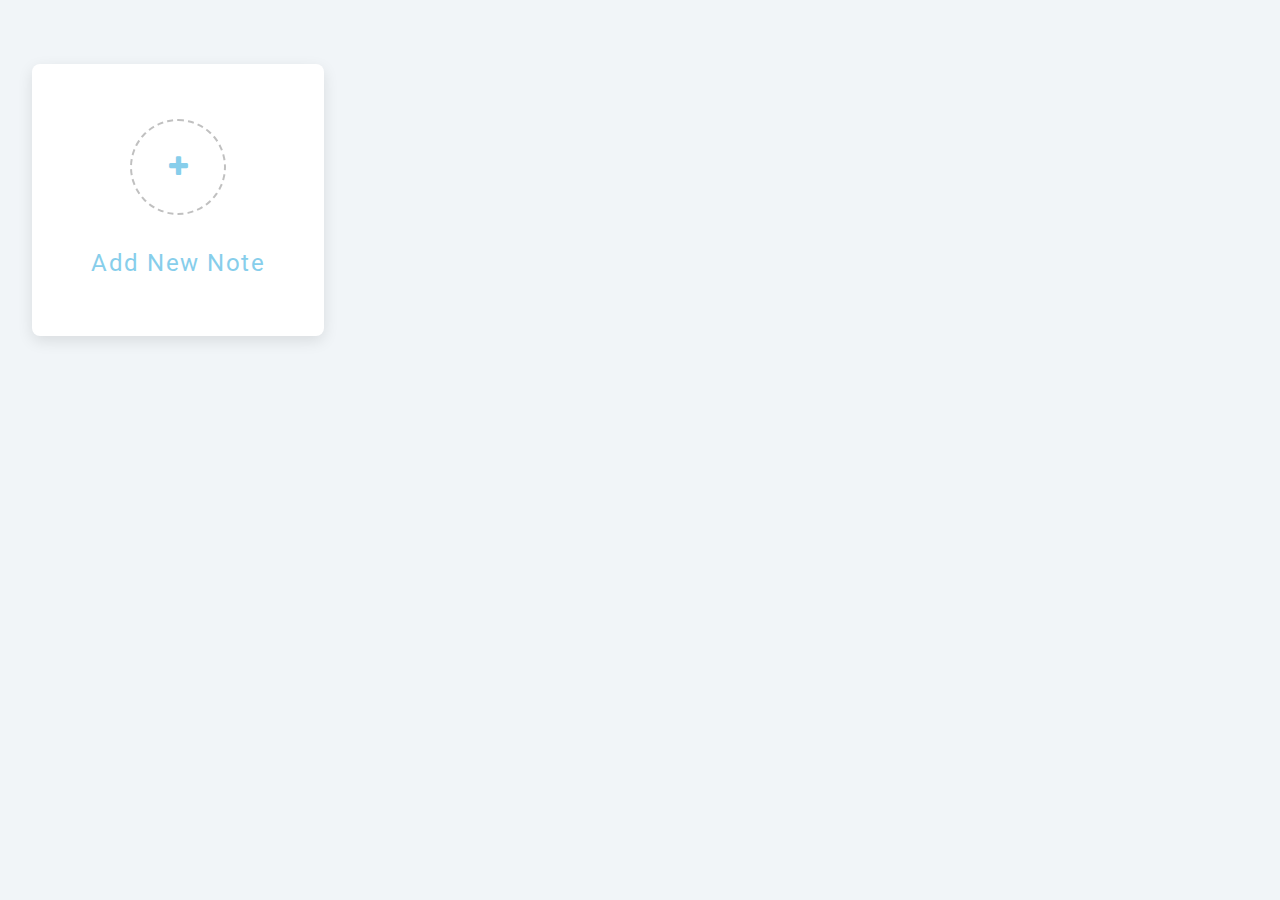
<file: 1_ notes-app/index.html>
<!DOCTYPE html>
<html lang="en">

<head>
    <meta charset="UTF-8" />
    <meta http-equiv="X-UA-Compatible" content="IE=edge" />
    <meta name="viewport" content="width=device-width, initial-scale=1.0" />
    <title>Notes App</title>
    <link rel="stylesheet" href="css/style.css" />
    <link rel="stylesheet" href="css/font-awesome.min.css" />
</head>

<body>
    <section class="section-center">
        <p class="alert"></p>
        <div class="note-list">
            <article class="note-item">
                <div class="btn-container">
                    <button class="open-modal-btn">
              <i class="fa fa-plus"></i>
            </button>
                    <p class="text">add new note</p>
                </div>
            </article>
            <!-- <article class="note-item grid-3-row">
                <h3 class="title">this is title</h3>
                <p class="description">Lorem ipsum dolor sit amet consectetur adipisicing elit. Minus, nemo.</p>
                <div class="info">
                    <p class="date">april 3, 2022</p>
                    <div class="more-option">
                        <button class="more-option-btn">
                            <i class="fa fa-ellipsis-h"></i>
                        </button>
                        <ul class="options">
                            <li class="edit">
                                <button class="edit-btn">
                                    <i class="fa fa-pencil"></i>
                                </button>
                            </li>
                            <li class="delete">
                                <button class="delete-btn">
                                    <i class="fa fa-trash"></i>
                                </button>
                            </li>
                        </ul>
                    </div>
                </div>
            </article> -->
        </div>
        <div class="note-overlay">
            <form class="note-form">
                <div class="form-header">
                    <h2 class="form-title">add new note</h2>
                    <button class="close">
              <i class="fa fa-times"></i>
            </button>
                </div>
                <div class="form-content">
                    <div class="add-title">
                        <p>title</p>
                        <input type="text" id="title-input" placeholder="title..." />
                    </div>
                    <div class="add-desc">
                        <p>description</p>
                        <textarea id="desc-input" placeholder="description..." cols="30" rows="10"></textarea>
                    </div>
                </div>
                <button type="submit" class="add-note-btn">add note</button>
            </form>
        </div>
    </section>

    <script src="js/app.js"></script>
</body>

</html>
</file>
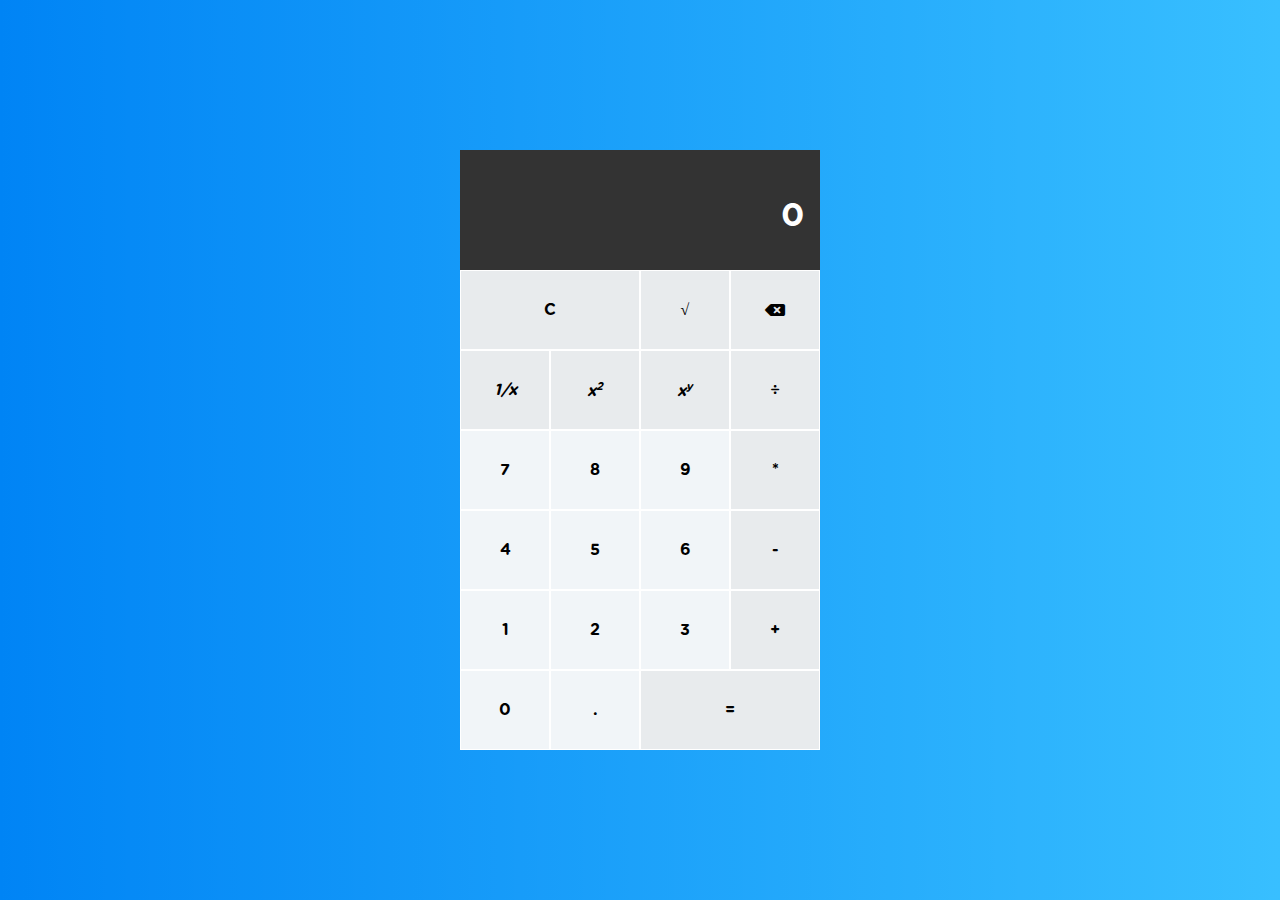
<file: 2_ calculator/index.html>
<!DOCTYPE html>
<html lang="en">

<head>
    <meta charset="UTF-8" />
    <meta http-equiv="X-UA-Compatible" content="IE=edge" />
    <meta name="viewport" content="width=device-width, initial-scale=1.0" />
    <title>Calculator</title>
    <link rel="stylesheet" href="css/style.css" />
    <link rel="stylesheet" href="https://cdnjs.cloudflare.com/ajax/libs/font-awesome/5.15.4/css/all.min.css" />
</head>

<body>
    <div class="calculator">
        <div class="input">
            <p class="previous"></p>
            <p class="current">0</p>
        </div>
        <span id="clear" class="span-2">C</span>
        <span id="root">√</span>
        <span id="backspace"><i class="fa fa-backspace"></i></span>
        <span id="fractional"><i>1/x</i></span>
        <span id="square"><i
          >x<sup><small>2</small></sup></i
        ></span
      >
      <span id="pow" data-operation="^"
        ><i
          >x<sup><small>y</small></sup></i
        ></span
      >
      <span id="divide" data-operation="÷">÷</span>
        <span class="btn-number" data-input="7">7</span>
        <span class="btn-number" data-input="8">8</span>
        <span class="btn-number" data-input="9">9</span>
        <span id="multiply" data-operation="*">*</span>
        <span class="btn-number" data-input="4">4</span>
        <span class="btn-number" data-input="5">5</span>
        <span class="btn-number" data-input="6">6</span>
        <span id="minus" data-operation="-">-</span>
        <span class="btn-number" data-input="1">1</span>
        <span class="btn-number" data-input="2">2</span>
        <span class="btn-number" data-input="3">3</span>
        <span id="plus" data-operation="+">+</span>
        <span class="btn-number" data-input="0">0</span>
        <span class="btn-number" data-input=".">.</span>
        <span id="equal" class="span-2">=</span>
    </div>

    <script src="js/app.js"></script>
</body>

</html>
</file>
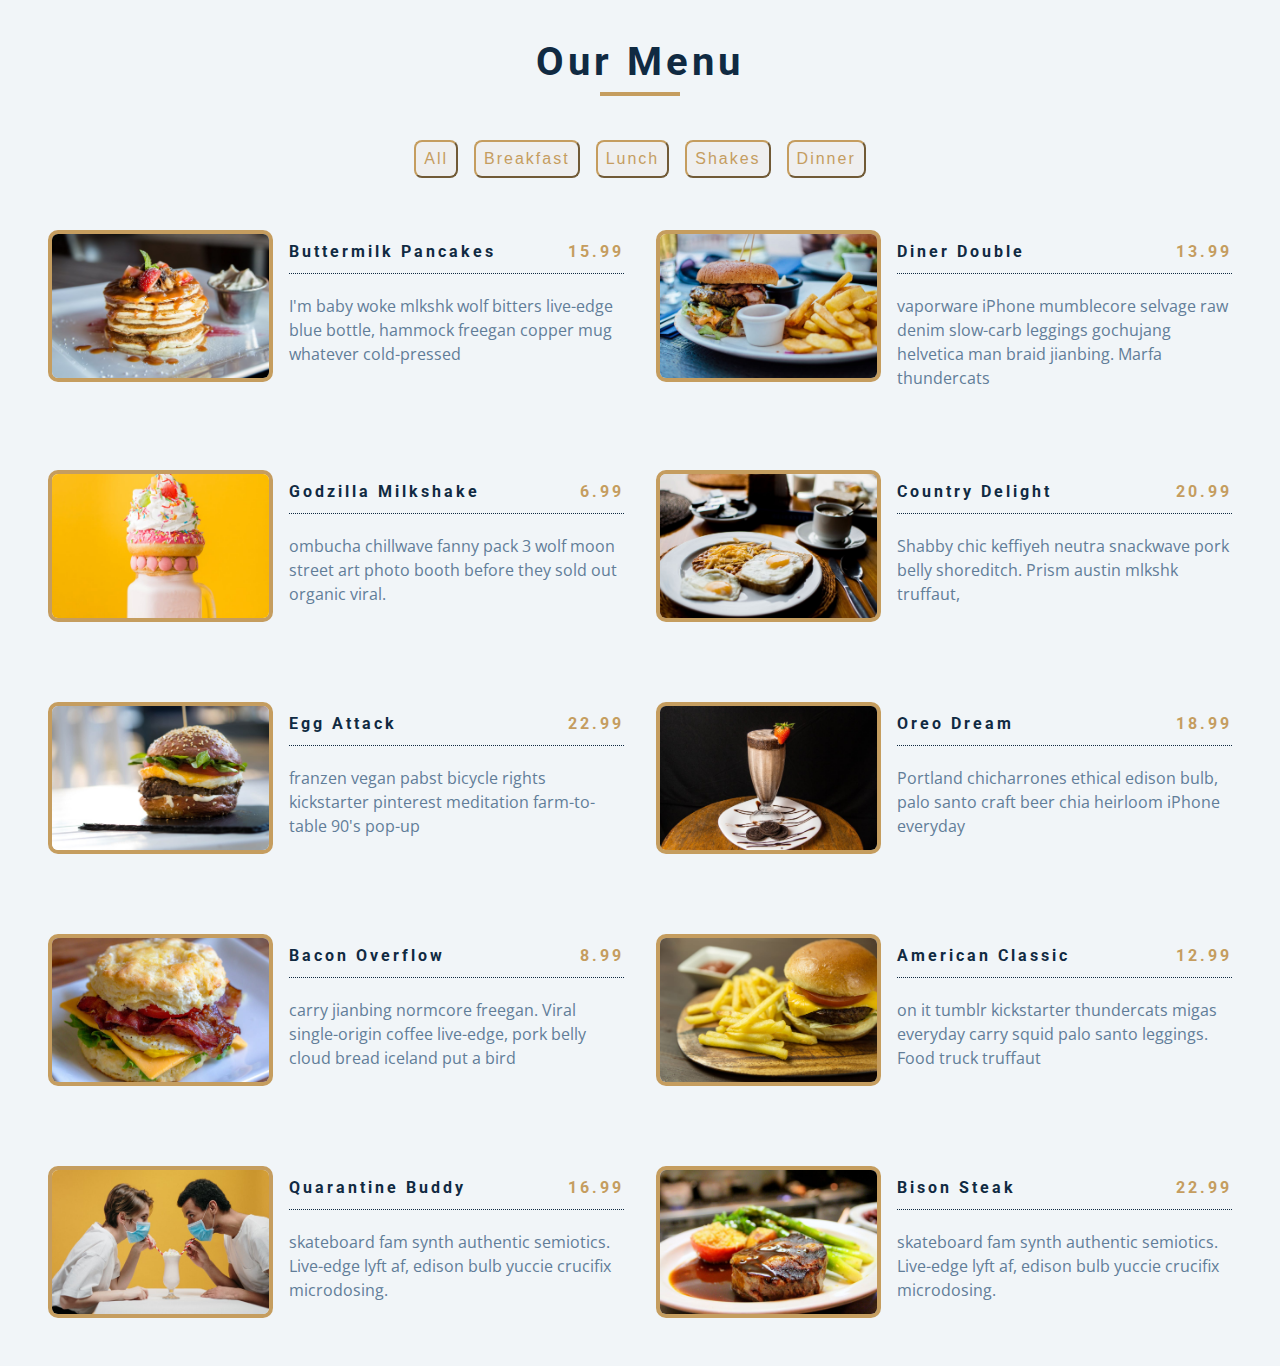
<file: 3_ coffee-shop-menu/index.html>
<!DOCTYPE html>
<html lang="en">

<head>
    <meta charset="UTF-8" />
    <meta http-equiv="X-UA-Compatible" content="IE=edge" />
    <meta name="viewport" content="width=device-width, initial-scale=1.0" />
    <title>Coffe Shop Menu</title>
    <link rel="stylesheet" href="css/style.css" />
    <link rel="stylesheet" href="css/mediaqueries.css" />
</head>

<body>
    <section class="menu">
        <div class="title">
            <h2>our menu</h2>
            <div class="underline"></div>
        </div>
        <div class="btn-container"></div>
        <div class="section-center"></div>
    </section>
    <script src="js/app.js"></script>
</body>

</html>
</file>
<file: 1_ notes-app/css/style.css>
@import url("https://fonts.googleapis.com/css?family=Open+Sans|Roboto:400,700&display=swap");
* {
    margin: 0;
    padding: 0;
    box-sizing: border-box;
}

body {
    background-color: #f1f5f8;
}

.section-center {
    max-width: 720px;
    padding: 2rem;
    margin: 0 auto;
    margin-top: 2rem;
}

.note-item {
    width: 100%;
    max-width: 22rem;
    height: 17rem;
    background-color: #ffff;
    margin: 0 auto;
    padding: 1.5rem;
    margin-bottom: 2rem;
    border-radius: 8px;
    box-shadow: 0 5px 15px rgb(0 0 0 / 10%);
}

.grid-3-row {
    display: grid;
    grid-template-rows: 40px 150px 33px;
}

.btn-container {
    height: 100%;
    display: flex;
    flex-direction: column;
    justify-content: space-evenly;
    align-items: center;
}

.open-modal-btn {
    width: 6rem;
    height: 6rem;
    border: 2px dashed #c0c0c0;
    background-color: transparent;
    border-radius: 50%;
    font-size: 1.25rem;
    color: #87ceeb;
    cursor: pointer;
}

.text {
    font-family: "Roboto", sans-serif;
    font-size: 1.25rem;
    text-transform: capitalize;
    letter-spacing: 1.5px;
    color: #87ceeb;
    text-align: center;
    line-height: 1.5;
}

.title {
    color: #244040;
    font-family: "Roboto", sans-serif;
    font-size: 1.25rem;
    font-weight: 700;
    text-transform: capitalize;
    letter-spacing: 2px;
}

.description {
    color: #808080;
    font-family: "Roboto", sans-serif;
    font-size: 0.9rem;
    line-height: 1.25;
    overflow-wrap: anywhere;
    overflow-x: overlay;
}

.info {
    display: flex;
    justify-content: space-between;
    border-top: 1px solid #c0c0c0;
    padding-top: 0.75rem;
}

.date {
    font-family: Arial;
    text-transform: capitalize;
    letter-spacing: 3px;
    color: #808080;
}

.more-option-btn {
    background-color: transparent;
    border: 0;
    font-size: 1.25rem;
    cursor: pointer;
    color: #808080;
    transition: all 0.3s linear;
}

.more-option-btn:hover {
    color: #244040;
    transform: rotate(90deg);
}

.more-option {
    position: relative;
}

.options {
    position: absolute;
    top: -4.25rem;
    right: 0rem;
    width: 5.5rem;
    height: 4rem;
    display: grid;
    place-items: center;
    background-color: #fff;
    box-shadow: 0 5px 15px rgb(0 0 0 / 10%);
    list-style: none;
    visibility: hidden;
}

.show-options {
    visibility: visible;
}

.options li {
    width: 100%;
    padding: 0 0.75rem;
}

.options li button {
    width: 100%;
    display: flex;
    background-color: transparent;
    border: 0;
    cursor: pointer;
    font-size: 0.87rem;
}

.options li span {
    text-transform: capitalize;
    font-family: "Roboto", sans-serif;
    font-size: 13px;
    font-weight: 700;
    margin-left: 10px;
    color: #244040;
    letter-spacing: 1.25px;
}

.edit-btn {
    color: #105a21;
}

.delete-btn {
    color: #ff0018;
}

.note-overlay {
    position: fixed;
    width: 100%;
    height: 100%;
    top: 0;
    left: 0;
    background-color: rgb(0 150 136 / 10%);
    display: grid;
    place-items: center;
    visibility: hidden;
}

.show-modal {
    visibility: visible;
}

.note-form {
    display: grid;
    width: 50vw;
    max-width: 22rem;
    background: #fff;
    border-radius: 8px;
    padding: 2rem;
    box-shadow: 0 5px 15px rgb(0 0 0 / 10%);
}

.form-header {
    display: flex;
    justify-content: space-between;
    border-bottom: 1px solid #dcdcdc;
    padding-bottom: 1rem;
}

.close {
    background-color: transparent;
    border: 0;
    color: red;
    font-size: 1.25rem;
    cursor: pointer;
}

.form-title {
    font-family: "Roboto", sans-serif;
    font-size: 1.25rem;
    text-transform: capitalize;
    letter-spacing: 2px;
    color: #244040;
}

.form-content {
    margin: 1rem 0;
}

.add-title p,
.add-desc p {
    font-family: "Roboto", sans-serif;
    font-size: 1rem;
    text-transform: capitalize;
    letter-spacing: 1px;
    margin-bottom: 0.35rem;
    color: #696969;
    font-weight: 700;
}

#title-input,
#desc-input {
    width: 100%;
    padding: 0.75rem;
    margin-bottom: 1rem;
    font-family: "Open Sans", sans-serif;
    font-size: 0.87rem;
    font-weight: 700;
    border: 1px solid #c0c0c0;
    border-radius: 5px;
    letter-spacing: 1.5px;
}

#title-input:focus,
#desc-input:focus {
    outline: 0;
    border: 1px solid #20b2aa;
}

.add-note-btn {
    background-color: #009688;
    color: #ffff;
    border: 0;
    padding: 1rem;
    border-radius: 6px;
    cursor: pointer;
    font-family: "Roboto", sans-serif;
    font-size: 1rem;
    text-transform: uppercase;
    letter-spacing: 3px;
    font-weight: 700;
}

.alert {
    position: fixed;
    top: 1rem;
    left: 4rem;
    width: 50vw;
    max-width: 22rem;
    text-align: center;
    padding: 0.5rem 0;
    border-radius: 4px;
    font-family: "Roboto", sans-serif;
    font-size: 12px;
    text-transform: capitalize;
    letter-spacing: 3px;
    line-height: 1.5;
    z-index: 10;
}

.alert-danger {
    color: #721c24;
    background: #f8d7da;
}

.alert-success {
    color: #155724;
    background: #d4edda;
}

@media (min-width: 768px) {
    .section-center {
        max-width: 960px;
    }
    .note-list {
        display: grid;
        grid-template-columns: 1fr 1fr;
        gap: 1rem;
    }
    .note-item {
        margin-bottom: 1rem;
    }
}

@media (min-width: 992px) {
    .section-center {
        max-width: 1140px;
    }
    .open-modal-btn,
    .text {
        font-size: 1.5rem;
    }
    .note-list {
        display: grid;
        grid-template-columns: repeat(3, 1fr);
    }
    .note-item {
        margin-bottom: 0;
    }
    .title,
    .description {
        font-size: 1.5rem;
    }
}

@media (min-width: 1200px) {
    .section-center {
        max-width: 1320px;
    }
    .note-list {
        display: grid;
        grid-template-columns: repeat(4, 1fr);
    }
}
</file>
<file: 2_ calculator/css/style.css>
* {
    margin: 0;
    padding: 0;
    box-sizing: border-box;
}

@font-face {
    font-family: "Gotham Rounded";
    src: url("../fonts/gotham-rounded/GothamRounded-Bold.otf");
}

body {
    background: linear-gradient(to right, #0084f5, #00adffc7);
    font-family: "Gotham Rounded";
}

.calculator {
    min-height: 100vh;
    display: grid;
    place-content: center;
    grid-template-columns: repeat(4, 90px);
    grid-template-rows: minmax(120px, auto) repeat(6, 80px);
}

.calculator span {
    display: grid;
    place-items: center;
    background-color: #edededfa;
    border: 1px solid #fff;
    text-align: center;
    cursor: pointer;
}

.calculator span:hover {
    background-color: #fff;
}

.input {
    display: grid;
    grid-column: span 4;
    padding-right: 1rem;
    background-color: #333333;
    color: #fff;
    align-content: center;
    font-size: 2rem;
    text-align: right;
}

.previous {
    font-size: 16px;
    opacity: 0.7;
    margin-bottom: 0.75rem;
}

.span-2 {
    grid-column: span 2;
}

.btn-number {
    background-color: #f1f5f8 !important;
}

.btn-number:hover {
    background-color: #fff !important;
}
</file>
<file: 3_ coffee-shop-menu/css/style.css>
@import url('https://fonts.googleapis.com/css?family=Open+Sans:400,700|Roboto:400,700&display=swap');
* {
    margin: 0;
    padding: 0;
    box-sizing: border-box;
}

body {
    background-color: #f1f5f8;
}

.menu {
    display: grid;
    place-content: center;
    place-items: center;
}

.title {
    margin: 2rem 0 3rem 0;
    padding-bottom: .5rem;
    text-align: center;
    line-height: 1.5;
}

.underline {
    width: 5rem;
    height: 0.25rem;
    margin: 0 auto;
    background-color: #C59D5F;
}

.title h2 {
    font-family: "Roboto", sans-serif;
    font-size: 2rem;
    font-weight: 700;
    letter-spacing: .25rem;
    color: #102a42;
    text-transform: capitalize;
}

.btn-container {
    margin-top: -1rem;
    margin-bottom: 3rem;
    text-align: center;
}

.menu-btn {
    border-color: #c59d5f;
    color: #C59D5F;
    border-radius: .5rem;
    font-family: Arial, Helvetica, sans-serif;
    text-transform: capitalize;
    font-size: 1rem;
    letter-spacing: 2px;
    padding: .5rem;
    margin: 0.25rem .5rem;
    cursor: pointer;
    transition: all .3s linear;
}

.menu-btn:hover {
    background-color: #C59D5F;
    color: #fff;
}

.section-center {
    max-width: 540px;
    padding: 0 .5rem;
}

.menu-item {
    max-width: 392px;
    margin-bottom: 3rem;
}

.item-title {
    display: flex;
    justify-content: space-between;
    margin: 0.75rem 0;
}

.name {
    color: #102a42;
    font-family: "Roboto", sans-serif;
    font-size: 14px;
    font-weight: 700;
    text-transform: capitalize;
    letter-spacing: 3px;
}

.price {
    color: #C59D5F;
    font-family: "Roboto";
    font-size: 14px;
    font-weight: 700;
    text-transform: capitalize;
    letter-spacing: 3px;
}

.text {
    border-top: 1px dotted #102a42;
    color: #617d98;
    font-family: "Open Sans";
    font-size: 14px;
    padding-top: 1.25rem;
    line-height: 1.5;
}

.item-img {
    width: 100%;
    height: 200px;
    border: 4px solid #C59D5F;
    border-radius: 10px;
    object-fit: cover;
}
</file>
<file: 3_ coffee-shop-menu/css/mediaqueries.css>
@media screen and (min-width: 768px) {
    .title h2 {
        font-size: 2.5rem;
    }
    .section-center {
        max-width: 960px;
    }
    .menu-item {
        display: grid;
        grid-template-columns: 1fr 2fr;
        gap: 1rem;
        max-width: 720px;
    }
    .item-img {
        width: 225px;
        height: 176px;
    }
    .name,
    .price,
    .text {
        font-size: 16px;
    }
}

@media screen and (min-width:1200px) {
    .section-center {
        max-width: 1320px;
        display: grid;
        grid-template-columns: 1fr 1fr;
        gap: 2rem;
        padding: 0 3rem;
    }
    .menu-item {
        max-width: 1140px;
    }
    .item-img {
        height: 152px;
    }
}
</file>
